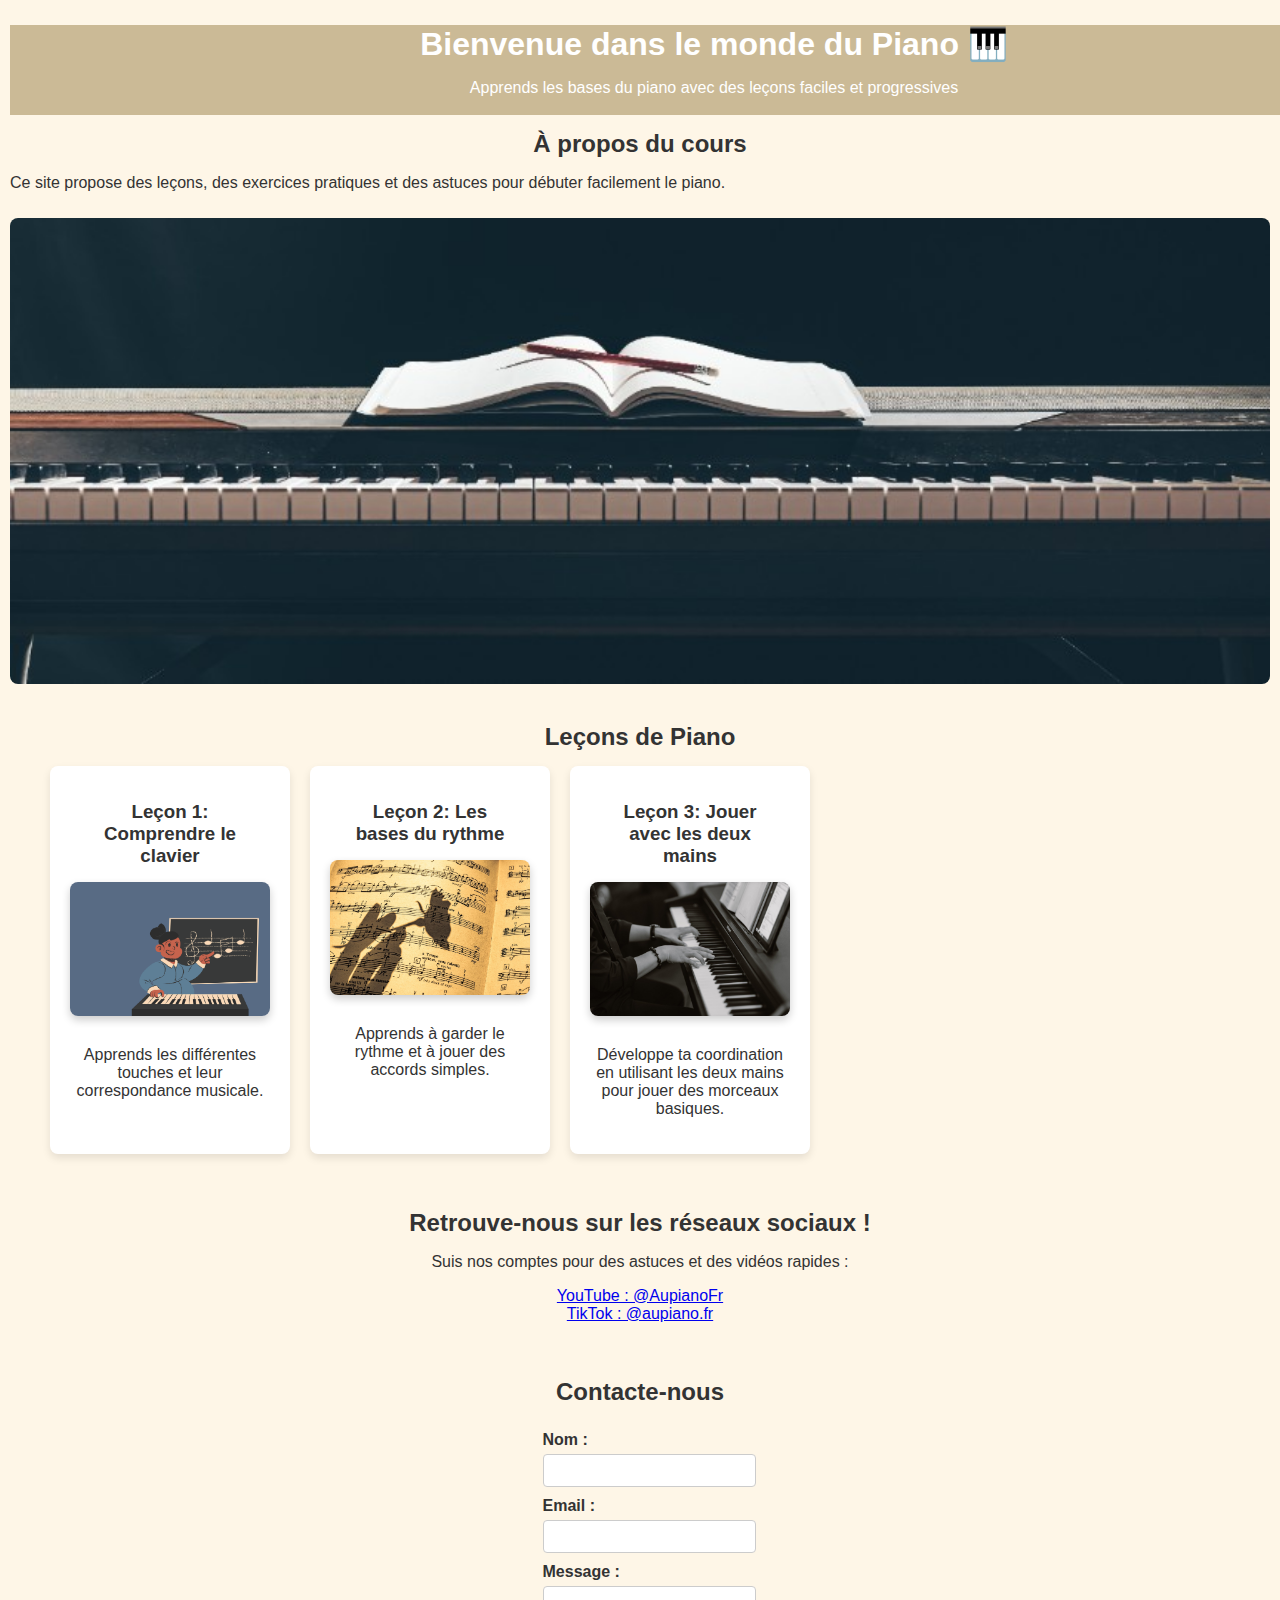
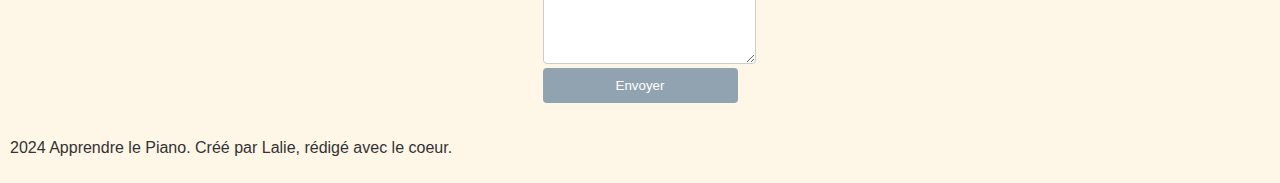
<file: index.html>
<!DOCTYPE html>
<html lang="fr">
<head>
    <meta charset="UTF-8">
    <meta name="viewport" content="width=device-width, initial-scale=1.0">
    <title>Apprendre le Piano pour Débutants</title>
<link rel="stylesheet" href="CSS/base.css">
    <!-- Global site tag (gtag.js) - Google Analytics -->
<script async src="https://www.googletagmanager.com/gtag/js?id=UA-SOMETHING-1"></script>
<script>
  window.dataLayer = window.dataLayer || [];
  function gtag(){dataLayer.push(arguments);}
  gtag('js', new Date());

  gtag('config', 'UA-SOMETHING-1');
</script>

</head>
<body>
    <header class="banner">
        <h1>Bienvenue dans le monde du Piano 🎹</h1>
        <p>Apprends les bases du piano avec des leçons faciles et progressives</p>
    </header>

    <section class="introduction">
        <h2>À propos du cours</h2>
        <p>Ce site propose des leçons, des exercices pratiques et des astuces pour débuter facilement le piano.</p>
        <img src="img/TimelineCovers.pro_notebook-and-pencil-on-piano-facebook-cover.jpg" alt="Image de piano" class="intro-image">
    </section>

    <section class="lesson-container">
        <h2>Leçons de Piano</h2>
        <div class="card-grid">
            <div class="card">
                <h3>Leçon 1: Comprendre le clavier</h3>
                <img src="img/music-teacher-7096451_1280.png" alt="apprendre les notes" class="card-image">
                <p>Apprends les différentes touches et leur correspondance musicale.</p>
            </div>
            <div class="card">
                <h3>Leçon 2: Les bases du rythme</h3>
                <img src="img/music-sheet-5117328_1280.jpg" alt="Image de partitions" class="card-image">
                <p>Apprends à garder le rythme et à jouer des accords simples.</p>
            </div>
            <div class="card">
                <h3>Leçon 3: Jouer avec les deux mains</h3>
                <img src="img/piano-7891138_1280.jpg" alt="Image mains sur le piano" class="card-image">
                <p>Développe ta coordination en utilisant les deux mains pour jouer des morceaux basiques.</p>
            </div>
        </div>
    </section>

    <section class="social-media">
        <h2>Retrouve-nous sur les réseaux sociaux !</h2>
        <p>Suis nos comptes pour des astuces et des vidéos rapides :</p>
        <a href="https://www.youtube.com/@AupianoFr" target="_blank">YouTube : @AupianoFr</a><br>
        <a href="https://www.tiktok.com/@aupiano.fr" target="_blank">TikTok : @aupiano.fr</a>
    </section>

    <section class="contact-form">
        <h2>Contacte-nous</h2>
        <form action="#" method="post">
            <label for="name">Nom :</label>
            <input type="text" id="name" name="name" required>
            
            <label for="email">Email :</label>
            <input type="email" id="email" name="email" required>
            
            <label for="message">Message :</label>
            <textarea id="message" name="message" rows="4" required></textarea>
            
            <button type="submit">Envoyer</button>
        </form>
    </section>

    <footer>
        <p>2024 Apprendre le Piano. Créé par Lalie, rédigé avec le coeur. </p>
    </footer>
</body>
</html>
</file>
<file: CSS/base.css>
@import "layout.css";
@import "components.css";
@import "forms.css";
body {
    font-family: Arial, sans-serif;
    margin: 5px;
    padding: 5px;

    background-color: #fef6e7;
    color: #333;
    box-sizing: border-box;
}

h1, h2, h3 {
    margin: 15px;
    text-align: center;

}

p {
    margin: 2 2 10px;
}

/* Couleurs */
:root {
    --main-color: #91a3b0;
    --secondary-color: #333;
    --bg-light: #f3f4f6;
}
</file>
